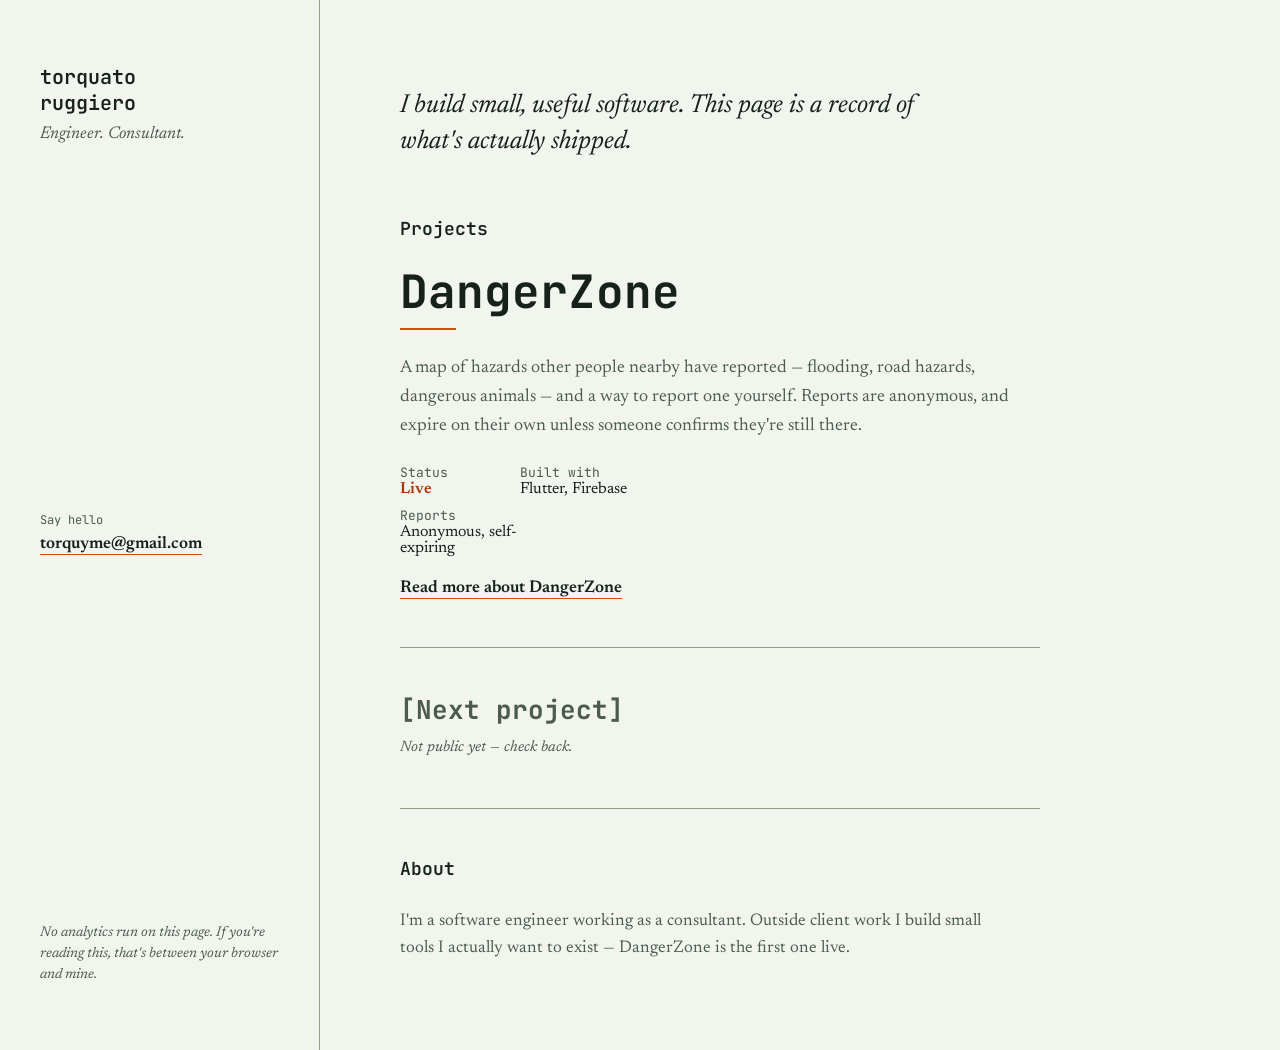
<file: index.html>
<!DOCTYPE html>
<html lang="en">
<head>
<meta charset="UTF-8">
<meta name="viewport" content="width=device-width, initial-scale=1">
<title>dottorquato</title>
<meta name="description" content="Torquato Ruggiero's personal portfolio.">
<link rel="preconnect" href="https://fonts.googleapis.com">
<link rel="stylesheet" href="https://fonts.googleapis.com/css2?family=JetBrains+Mono:wght@500;600;700&family=Newsreader:ital,wght@0,400;0,500;0,600;1,400;1,500&display=swap">
<link rel="stylesheet" href="/home.css">
</head>
<body>
<div class="page">

  <aside class="rail">
    <div>
      <p class="name">torquato<br>ruggiero</p>
      <p class="role">Engineer. Consultant.</p>
    </div>
    <div>
      <p class="contact-label">Say hello</p>
      <a class="plain-link" href="mailto:torquyme@gmail.com">torquyme@gmail.com</a>
    </div>
    <p class="privacy-note">No analytics run on this page. If you're reading this, that's between your browser and mine.</p>
  </aside>

  <main class="content">

    <p class="epigraph">I build small, useful software. This page is a record of what's actually shipped.</p>

    <section id="projects">
      <h2>Projects</h2>

      <article class="project">
        <h3><a class="title-link" href="/dangerzone/">DangerZone</a></h3>
        <hr class="rule">
        <p>A map of hazards other people nearby have reported — flooding, road hazards, dangerous animals — and a way to report one yourself. Reports are anonymous, and expire on their own unless someone confirms they're still there.</p>
        <dl class="spec">
          <div><dt>Status</dt><dd class="status-live">Live</dd></div>
          <div><dt>Built with</dt><dd>Flutter, Firebase</dd></div>
          <div><dt>Reports</dt><dd>Anonymous, self-expiring</dd></div>
        </dl>
        <a class="plain-link" href="/dangerzone/">Read more about DangerZone</a>
      </article>

      <hr class="sep">

      <article class="project project-placeholder">
        <h3>[Next project]</h3>
        <p>Not public yet — check back.</p>
      </article>
    </section>

    <hr class="sep">

    <section id="about">
      <h2>About</h2>
      <p>I'm a software engineer working as a consultant. Outside client work I build small tools I actually want to exist — DangerZone is the first one live.</p>
    </section>

  </main>

</div>
</body>
</html>
</file>
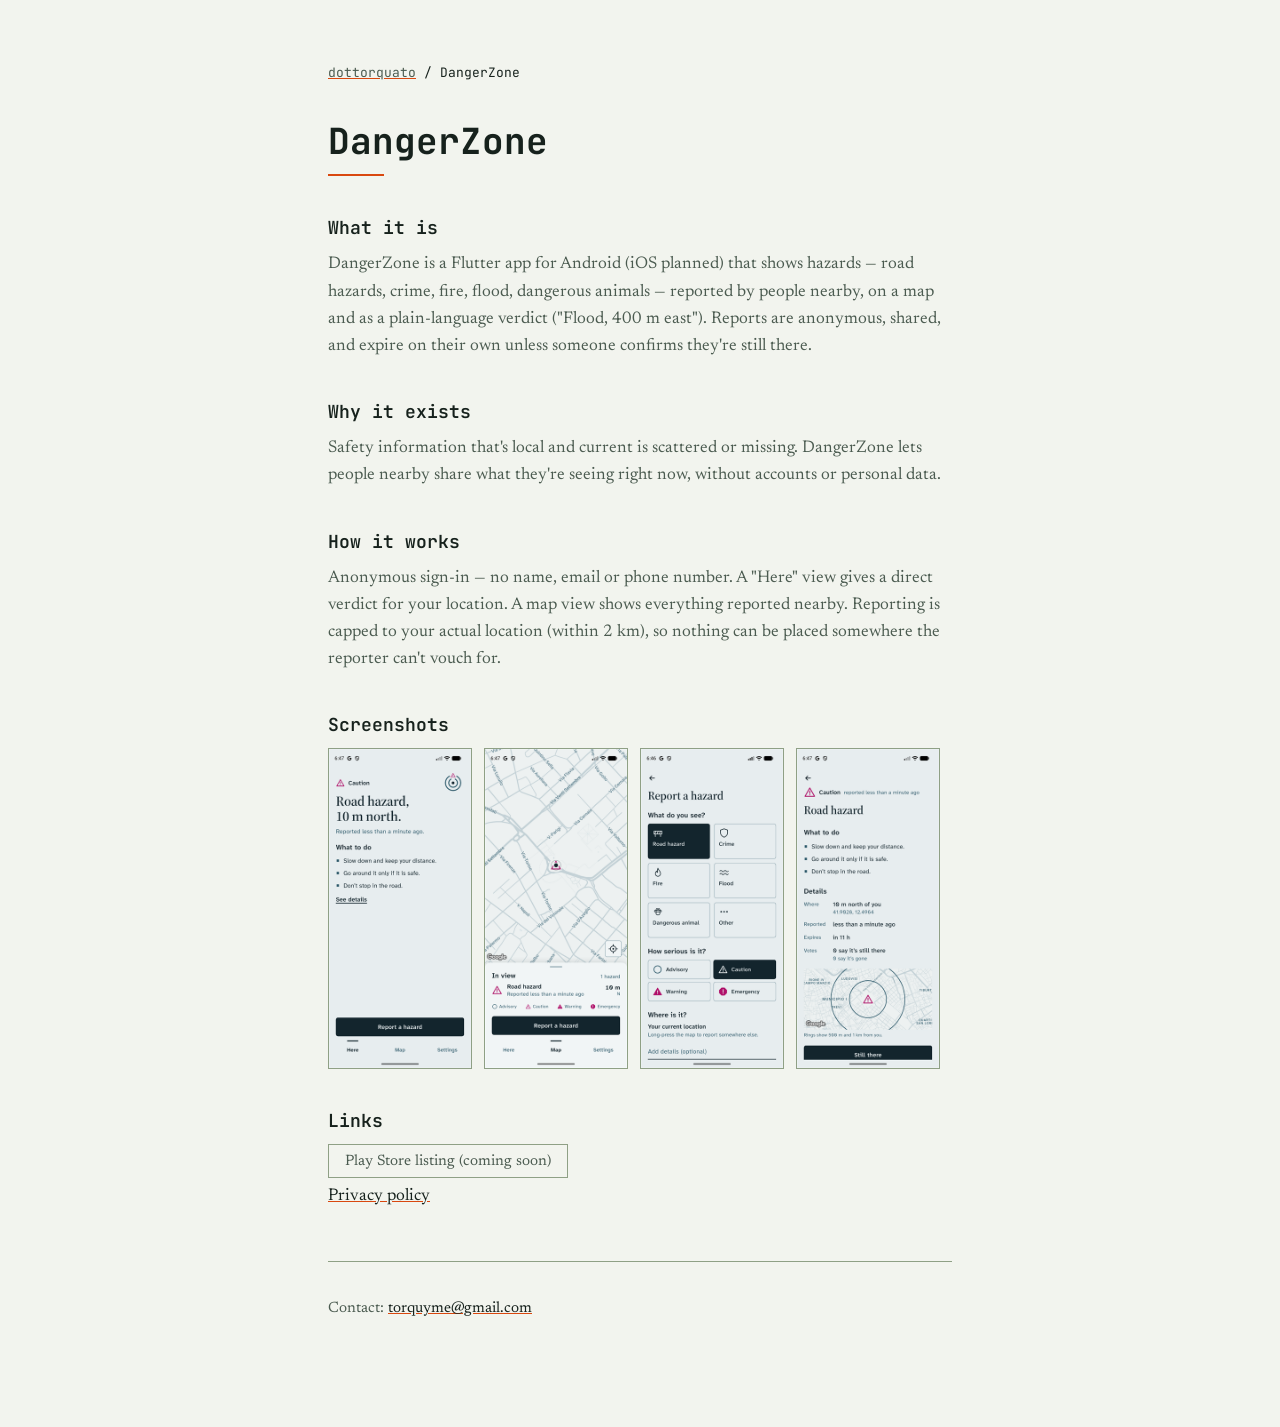
<file: dangerzone/index.html>
<!DOCTYPE html>
<html lang="en">
<head>
<meta charset="UTF-8">
<meta name="viewport" content="width=device-width, initial-scale=1">
<title>DangerZone — dottorquato</title>
<meta name="description" content="DangerZone: a map of hazards reported by people nearby.">
<link rel="preconnect" href="https://fonts.googleapis.com">
<link rel="stylesheet" href="https://fonts.googleapis.com/css2?family=JetBrains+Mono:wght@500;600;700&family=Newsreader:ital,wght@0,400;0,500;0,600;1,400;1,500&display=swap">
<link rel="stylesheet" href="/home.css">
</head>
<body>
<div class="wrap">
  <nav class="crumb"><a href="/">dottorquato</a> / DangerZone</nav>

  <header class="site-header">
    <h1>DangerZone</h1>
  </header>

  <section>
    <h2>What it is</h2>
    <p>DangerZone is a Flutter app for Android (iOS planned) that shows hazards — road hazards, crime, fire, flood, dangerous animals — reported by people nearby, on a map and as a plain-language verdict ("Flood, 400 m east"). Reports are anonymous, shared, and expire on their own unless someone confirms they're still there.</p>
  </section>

  <section>
    <h2>Why it exists</h2>
    <p>Safety information that's local and current is scattered or missing. DangerZone lets people nearby share what they're seeing right now, without accounts or personal data.</p>
  </section>

  <section>
    <h2>How it works</h2>
    <p>Anonymous sign-in — no name, email or phone number. A "Here" view gives a direct verdict for your location. A map view shows everything reported nearby. Reporting is capped to your actual location (within 2 km), so nothing can be placed somewhere the reporter can't vouch for.</p>
  </section>

  <section>
    <h2>Screenshots</h2>
    <div class="screenshots">
      <img src="/dangerzone/screenshots/here.png" alt="Here view showing a direct verdict: Road hazard, 10 m north, with what to do and a link to details.">
      <img src="/dangerzone/screenshots/chart.png" alt="Map view showing hazards reported nearby, with severity legend.">
      <img src="/dangerzone/screenshots/report.png" alt="Report a hazard screen: hazard type, severity, and location.">
      <img src="/dangerzone/screenshots/detail.png" alt="Hazard detail screen with description, distance, votes, and a small map.">
    </div>
  </section>

  <section>
    <h2>Links</h2>
    <ul class="links-list">
      <li><span class="btn" aria-disabled="true">Play Store listing (coming soon)</span></li>
      <li><a href="/dangerzone/privacy/">Privacy policy</a></li>
    </ul>
  </section>

  <footer class="site-footer">
    <p>Contact: <a href="mailto:torquyme@gmail.com">torquyme@gmail.com</a></p>
  </footer>
</div>
</body>
</html>
</file>
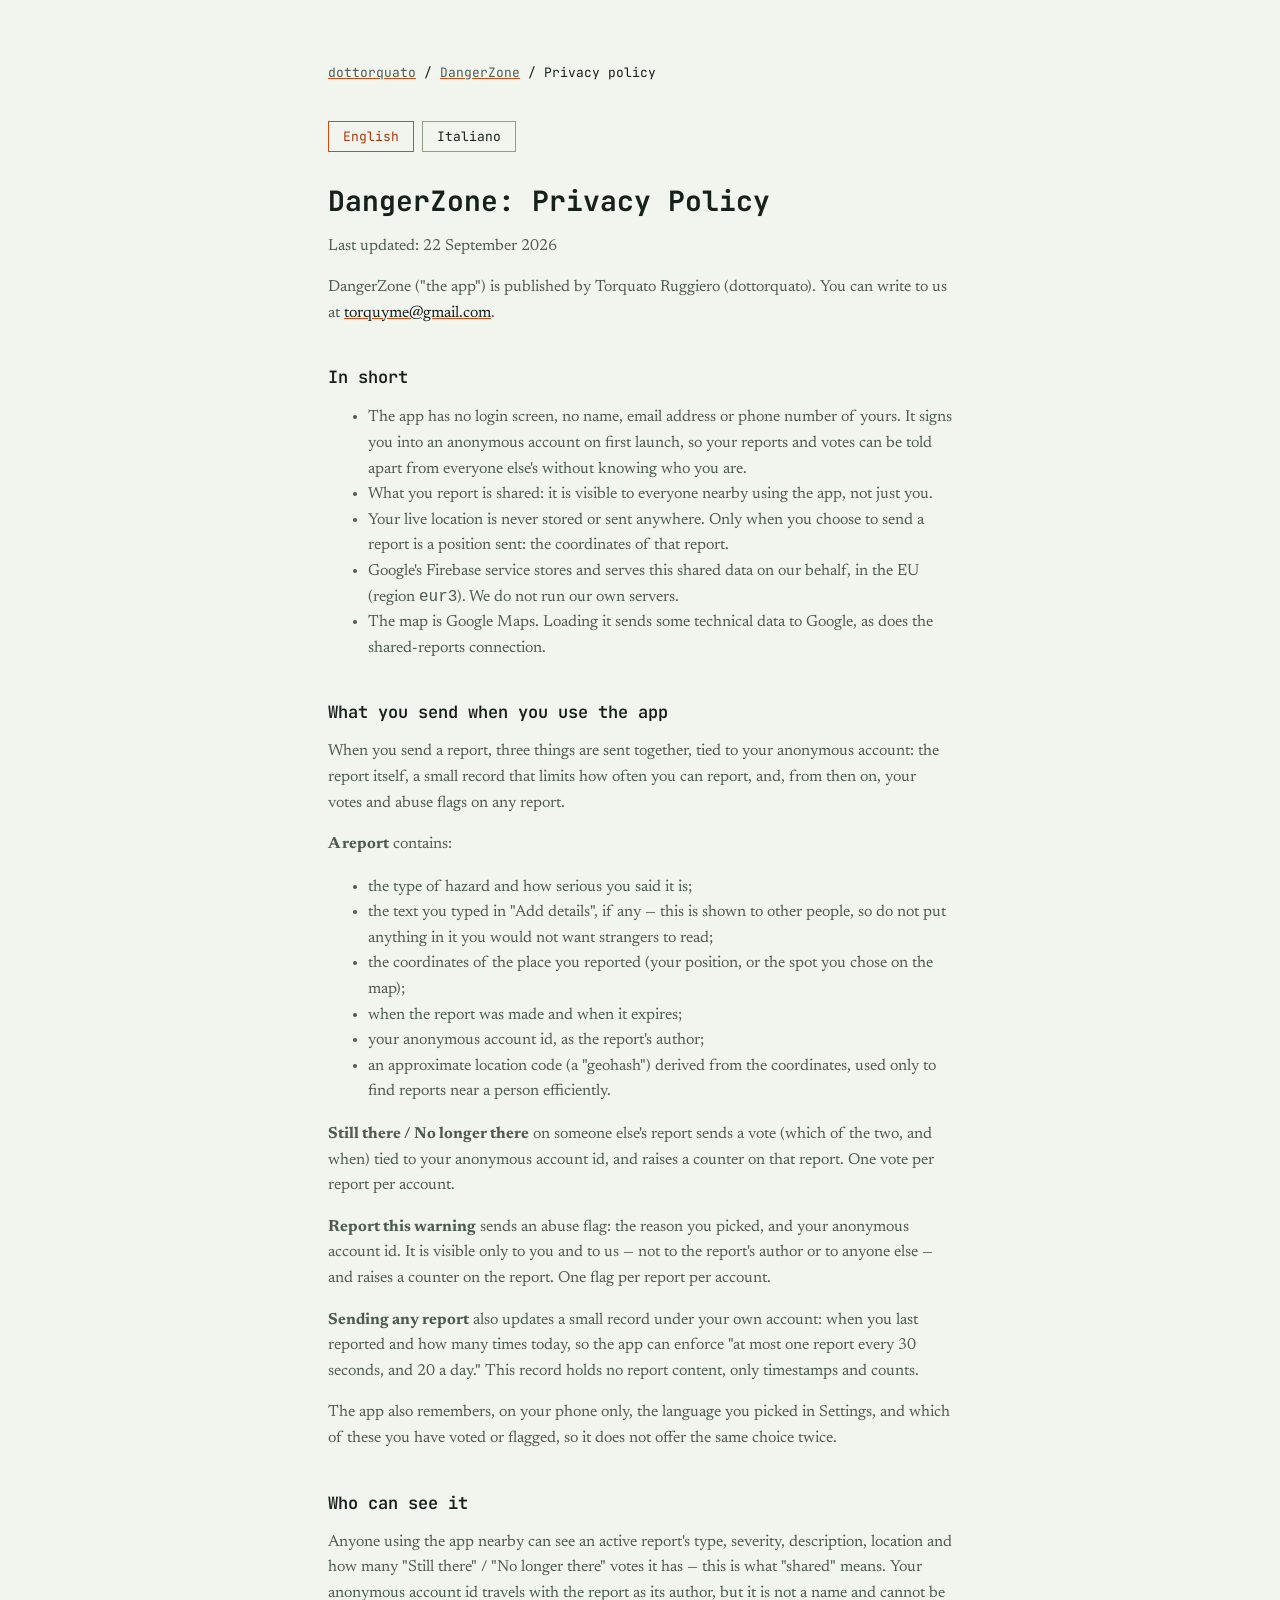
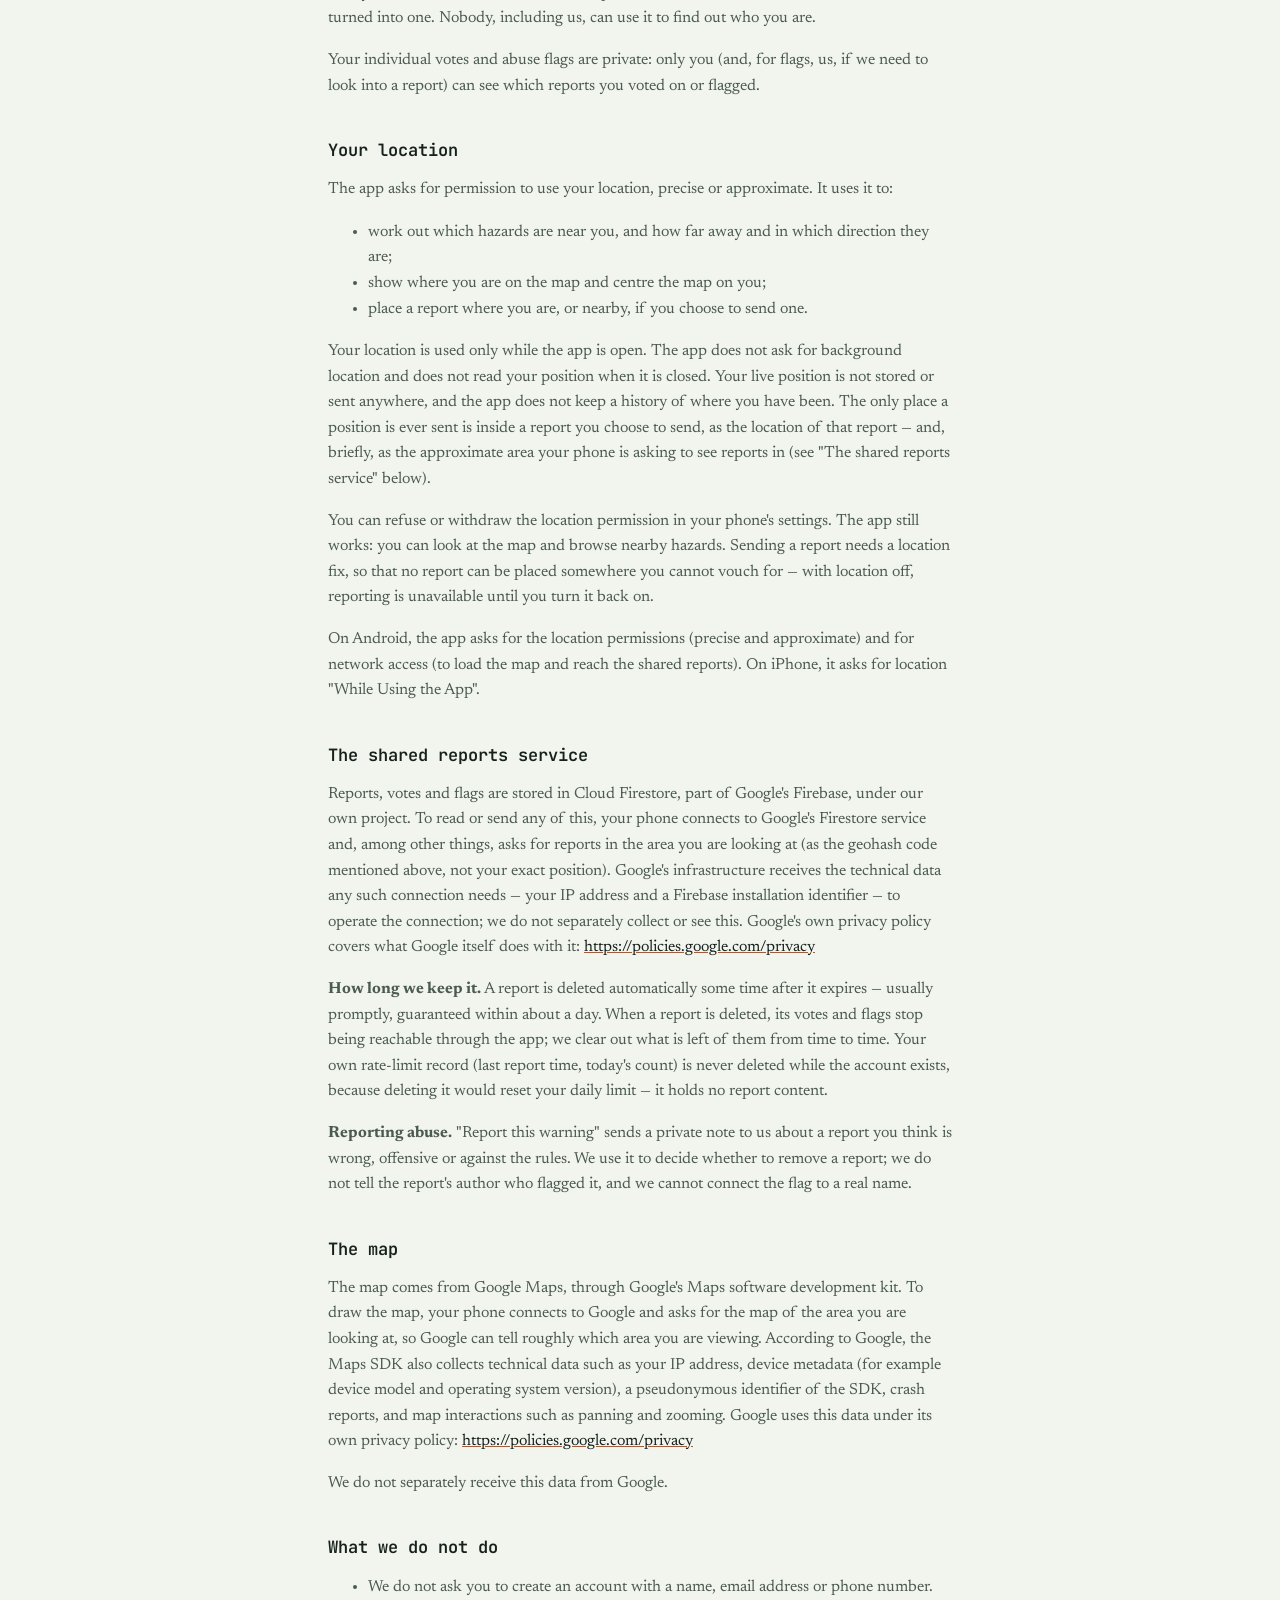
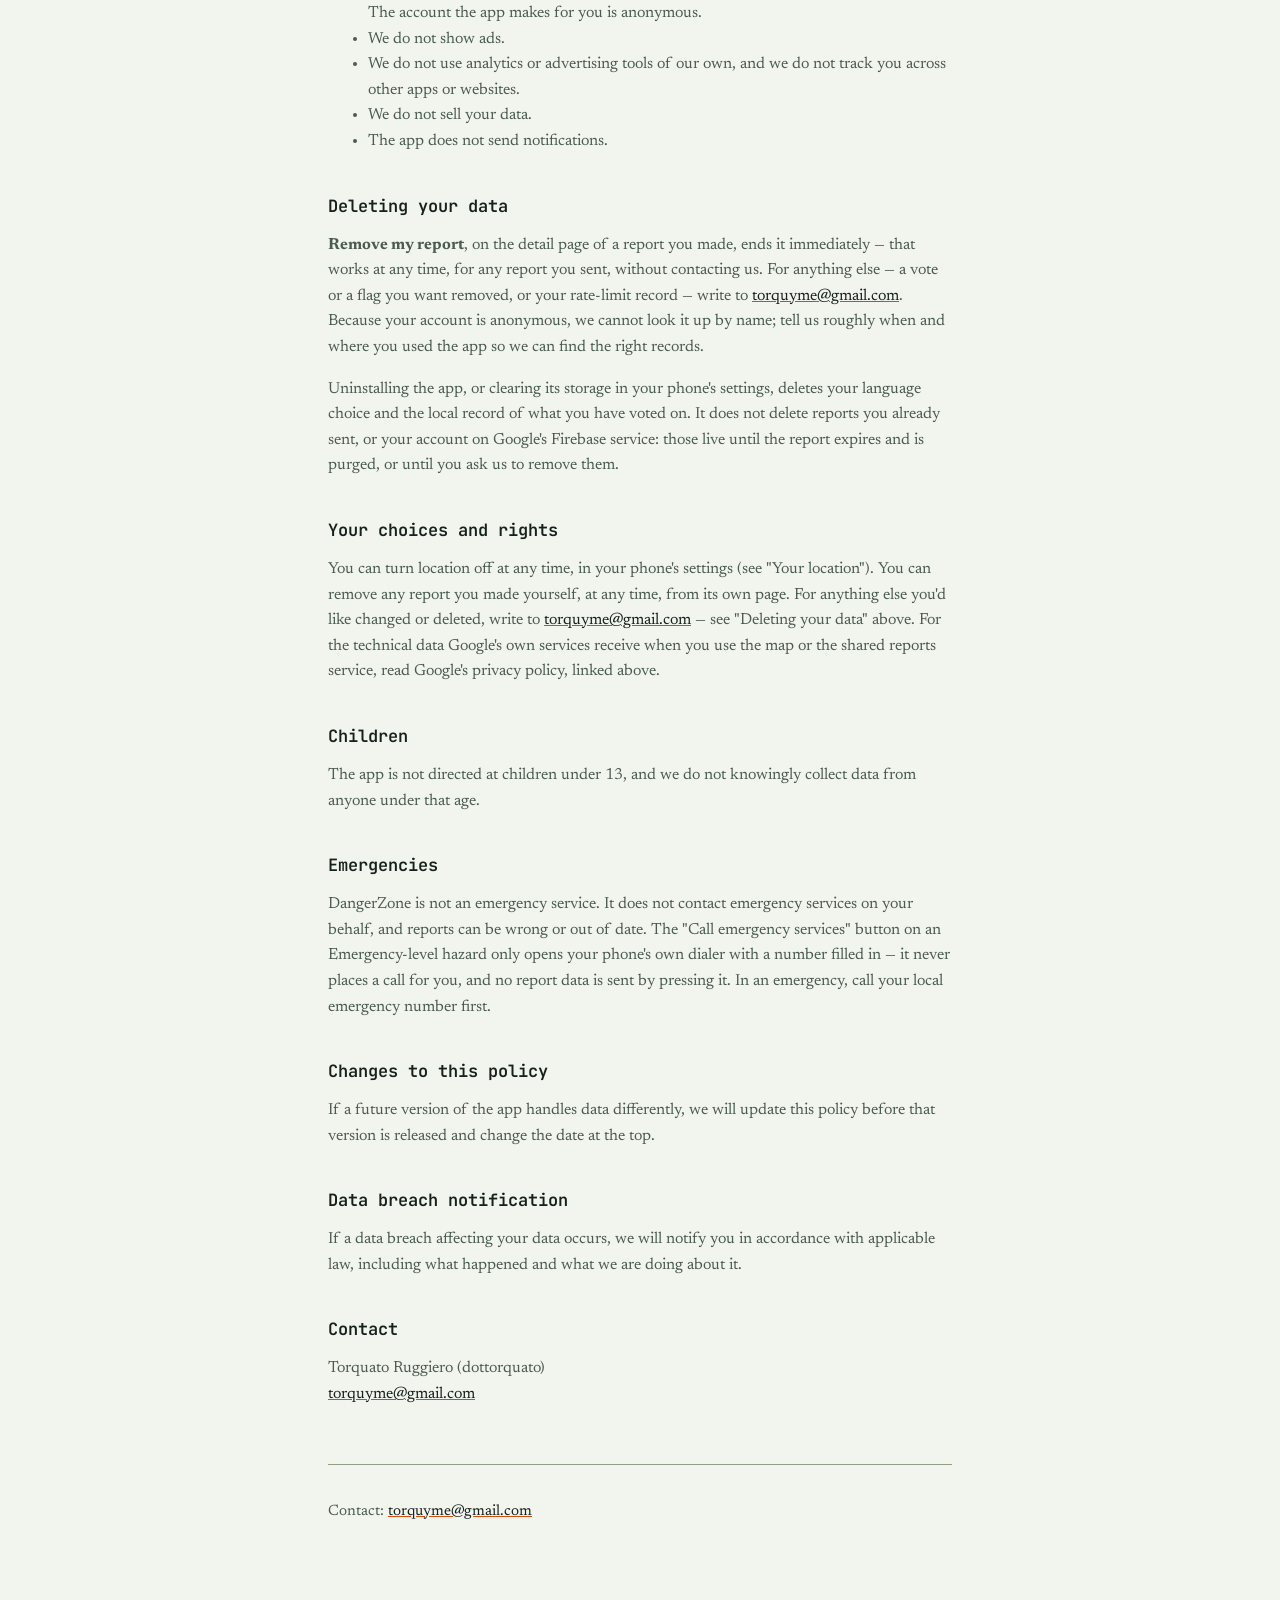
<file: dangerzone/privacy/index.html>
<!DOCTYPE html>
<html lang="en">
<head>
<meta charset="UTF-8">
<meta name="viewport" content="width=device-width, initial-scale=1">
<title>DangerZone: Privacy Policy — dottorquato</title>
<meta name="description" content="DangerZone privacy policy, English and Italian.">
<link rel="preconnect" href="https://fonts.googleapis.com">
<link rel="stylesheet" href="https://fonts.googleapis.com/css2?family=JetBrains+Mono:wght@500;600;700&family=Newsreader:ital,wght@0,400;0,500;0,600;1,400;1,500&display=swap">
<link rel="stylesheet" href="/home.css">
</head>
<body>
<div class="wrap">
  <nav class="crumb"><a href="/">dottorquato</a> / <a href="/dangerzone/">DangerZone</a> / Privacy policy</nav>

  <div class="lang-toggle" role="group" aria-label="Language">
    <button type="button" id="btn-en" aria-pressed="true">English</button>
    <button type="button" id="btn-it" aria-pressed="false">Italiano</button>
  </div>

  <div class="policy-text" id="policy-en" lang="en">
    <h1>DangerZone: Privacy Policy</h1>
    <p>Last updated: 22 September 2026</p>

    <p>DangerZone ("the app") is published by Torquato Ruggiero (dottorquato). You can write to us at <a href="mailto:torquyme@gmail.com">torquyme@gmail.com</a>.</p>

    <h2>In short</h2>
    <ul>
      <li>The app has no login screen, no name, email address or phone number of yours. It signs you into an anonymous account on first launch, so your reports and votes can be told apart from everyone else's without knowing who you are.</li>
      <li>What you report is shared: it is visible to everyone nearby using the app, not just you.</li>
      <li>Your live location is never stored or sent anywhere. Only when you choose to send a report is a position sent: the coordinates of that report.</li>
      <li>Google's Firebase service stores and serves this shared data on our behalf, in the EU (region <code>eur3</code>). We do not run our own servers.</li>
      <li>The map is Google Maps. Loading it sends some technical data to Google, as does the shared-reports connection.</li>
    </ul>

    <h2>What you send when you use the app</h2>
    <p>When you send a report, three things are sent together, tied to your anonymous account: the report itself, a small record that limits how often you can report, and, from then on, your votes and abuse flags on any report.</p>

    <p><strong>A report</strong> contains:</p>
    <ul>
      <li>the type of hazard and how serious you said it is;</li>
      <li>the text you typed in "Add details", if any — this is shown to other people, so do not put anything in it you would not want strangers to read;</li>
      <li>the coordinates of the place you reported (your position, or the spot you chose on the map);</li>
      <li>when the report was made and when it expires;</li>
      <li>your anonymous account id, as the report's author;</li>
      <li>an approximate location code (a "geohash") derived from the coordinates, used only to find reports near a person efficiently.</li>
    </ul>

    <p><strong>Still there / No longer there</strong> on someone else's report sends a vote (which of the two, and when) tied to your anonymous account id, and raises a counter on that report. One vote per report per account.</p>

    <p><strong>Report this warning</strong> sends an abuse flag: the reason you picked, and your anonymous account id. It is visible only to you and to us — not to the report's author or to anyone else — and raises a counter on the report. One flag per report per account.</p>

    <p><strong>Sending any report</strong> also updates a small record under your own account: when you last reported and how many times today, so the app can enforce "at most one report every 30 seconds, and 20 a day." This record holds no report content, only timestamps and counts.</p>

    <p>The app also remembers, on your phone only, the language you picked in Settings, and which of these you have voted or flagged, so it does not offer the same choice twice.</p>

    <h2>Who can see it</h2>
    <p>Anyone using the app nearby can see an active report's type, severity, description, location and how many "Still there" / "No longer there" votes it has — this is what "shared" means. Your anonymous account id travels with the report as its author, but it is not a name and cannot be turned into one. Nobody, including us, can use it to find out who you are.</p>
    <p>Your individual votes and abuse flags are private: only you (and, for flags, us, if we need to look into a report) can see which reports you voted on or flagged.</p>

    <h2>Your location</h2>
    <p>The app asks for permission to use your location, precise or approximate. It uses it to:</p>
    <ul>
      <li>work out which hazards are near you, and how far away and in which direction they are;</li>
      <li>show where you are on the map and centre the map on you;</li>
      <li>place a report where you are, or nearby, if you choose to send one.</li>
    </ul>
    <p>Your location is used only while the app is open. The app does not ask for background location and does not read your position when it is closed. Your live position is not stored or sent anywhere, and the app does not keep a history of where you have been. The only place a position is ever sent is inside a report you choose to send, as the location of that report — and, briefly, as the approximate area your phone is asking to see reports in (see "The shared reports service" below).</p>
    <p>You can refuse or withdraw the location permission in your phone's settings. The app still works: you can look at the map and browse nearby hazards. Sending a report needs a location fix, so that no report can be placed somewhere you cannot vouch for — with location off, reporting is unavailable until you turn it back on.</p>
    <p>On Android, the app asks for the location permissions (precise and approximate) and for network access (to load the map and reach the shared reports). On iPhone, it asks for location "While Using the App".</p>

    <h2>The shared reports service</h2>
    <p>Reports, votes and flags are stored in Cloud Firestore, part of Google's Firebase, under our own project. To read or send any of this, your phone connects to Google's Firestore service and, among other things, asks for reports in the area you are looking at (as the geohash code mentioned above, not your exact position). Google's infrastructure receives the technical data any such connection needs — your IP address and a Firebase installation identifier — to operate the connection; we do not separately collect or see this. Google's own privacy policy covers what Google itself does with it: <a href="https://policies.google.com/privacy">https://policies.google.com/privacy</a></p>

    <p><strong>How long we keep it.</strong> A report is deleted automatically some time after it expires — usually promptly, guaranteed within about a day. When a report is deleted, its votes and flags stop being reachable through the app; we clear out what is left of them from time to time. Your own rate-limit record (last report time, today's count) is never deleted while the account exists, because deleting it would reset your daily limit — it holds no report content.</p>

    <p><strong>Reporting abuse.</strong> "Report this warning" sends a private note to us about a report you think is wrong, offensive or against the rules. We use it to decide whether to remove a report; we do not tell the report's author who flagged it, and we cannot connect the flag to a real name.</p>

    <h2>The map</h2>
    <p>The map comes from Google Maps, through Google's Maps software development kit. To draw the map, your phone connects to Google and asks for the map of the area you are looking at, so Google can tell roughly which area you are viewing. According to Google, the Maps SDK also collects technical data such as your IP address, device metadata (for example device model and operating system version), a pseudonymous identifier of the SDK, crash reports, and map interactions such as panning and zooming. Google uses this data under its own privacy policy: <a href="https://policies.google.com/privacy">https://policies.google.com/privacy</a></p>
    <p>We do not separately receive this data from Google.</p>

    <h2>What we do not do</h2>
    <ul>
      <li>We do not ask you to create an account with a name, email address or phone number. The account the app makes for you is anonymous.</li>
      <li>We do not show ads.</li>
      <li>We do not use analytics or advertising tools of our own, and we do not track you across other apps or websites.</li>
      <li>We do not sell your data.</li>
      <li>The app does not send notifications.</li>
    </ul>

    <h2>Deleting your data</h2>
    <p><strong>Remove my report</strong>, on the detail page of a report you made, ends it immediately — that works at any time, for any report you sent, without contacting us. For anything else — a vote or a flag you want removed, or your rate-limit record — write to <a href="mailto:torquyme@gmail.com">torquyme@gmail.com</a>. Because your account is anonymous, we cannot look it up by name; tell us roughly when and where you used the app so we can find the right records.</p>
    <p>Uninstalling the app, or clearing its storage in your phone's settings, deletes your language choice and the local record of what you have voted on. It does not delete reports you already sent, or your account on Google's Firebase service: those live until the report expires and is purged, or until you ask us to remove them.</p>

    <h2>Your choices and rights</h2>
    <p>You can turn location off at any time, in your phone's settings (see "Your location"). You can remove any report you made yourself, at any time, from its own page. For anything else you'd like changed or deleted, write to <a href="mailto:torquyme@gmail.com">torquyme@gmail.com</a> — see "Deleting your data" above. For the technical data Google's own services receive when you use the map or the shared reports service, read Google's privacy policy, linked above.</p>

    <h2>Children</h2>
    <p>The app is not directed at children under 13, and we do not knowingly collect data from anyone under that age.</p>

    <h2>Emergencies</h2>
    <p>DangerZone is not an emergency service. It does not contact emergency services on your behalf, and reports can be wrong or out of date. The "Call emergency services" button on an Emergency-level hazard only opens your phone's own dialer with a number filled in — it never places a call for you, and no report data is sent by pressing it. In an emergency, call your local emergency number first.</p>

    <h2>Changes to this policy</h2>
    <p>If a future version of the app handles data differently, we will update this policy before that version is released and change the date at the top.</p>

    <h2>Data breach notification</h2>
    <p>If a data breach affecting your data occurs, we will notify you in accordance with applicable law, including what happened and what we are doing about it.</p>

    <h2>Contact</h2>
    <p>Torquato Ruggiero (dottorquato)<br>
    <a href="mailto:torquyme@gmail.com">torquyme@gmail.com</a></p>
  </div>

  <div class="policy-text" id="policy-it" lang="it" hidden>
    <h1>DangerZone: Informativa sulla privacy</h1>
    <p>Ultimo aggiornamento: 22 settembre 2026</p>

    <p>DangerZone ("l'app") è pubblicata da Torquato Ruggiero (dottorquato). Puoi scriverci a <a href="mailto:torquyme@gmail.com">torquyme@gmail.com</a>.</p>

    <h2>In breve</h2>
    <ul>
      <li>L'app non ha una schermata di accesso, né il tuo nome, indirizzo email o numero di telefono. Al primo avvio ti fa accedere con un account anonimo, così le tue segnalazioni e i tuoi voti possono essere distinti da quelli di chiunque altro senza sapere chi sei.</li>
      <li>Ciò che segnali è condiviso: è visibile a chiunque nelle vicinanze usi l'app, non solo a te.</li>
      <li>La tua posizione in tempo reale non viene mai salvata né inviata da nessuna parte. Solo quando scegli di inviare una segnalazione viene inviata una posizione: le coordinate di quella segnalazione.</li>
      <li>Il servizio Firebase di Google salva e distribuisce questi dati condivisi per nostro conto, nell'UE (regione <code>eur3</code>). Non gestiamo server nostri.</li>
      <li>La mappa è Google Maps. Caricarla invia alcuni dati tecnici a Google, così come la connessione al servizio di segnalazioni condivise.</li>
    </ul>

    <h2>Cosa invii quando usi l'app</h2>
    <p>Quando invii una segnalazione, vengono inviate insieme tre cose, legate al tuo account anonimo: la segnalazione stessa, un piccolo record che limita quante volte puoi segnalare, e, da quel momento, i tuoi voti e le tue segnalazioni di abuso su qualsiasi segnalazione.</p>

    <p><strong>Una segnalazione</strong> contiene:</p>
    <ul>
      <li>il tipo di pericolo e la gravità che hai indicato;</li>
      <li>il testo che hai scritto in "Aggiungi dettagli", se ce n'è — viene mostrato ad altre persone, quindi non scriverci nulla che non vorresti far leggere a estranei;</li>
      <li>le coordinate del punto segnalato (la tua posizione, o il punto che hai scelto sulla mappa);</li>
      <li>quando è stata fatta la segnalazione e quando scade;</li>
      <li>il tuo id account anonimo, come autore della segnalazione;</li>
      <li>un codice di posizione approssimativa ("geohash") calcolato dalle coordinate, usato solo per trovare in modo efficiente le segnalazioni vicine a una persona.</li>
    </ul>

    <p><strong>C'è ancora / Non c'è più</strong> sulla segnalazione di qualcun altro invia un voto (quale dei due, e quando) legato al tuo id account anonimo, e fa salire un contatore su quella segnalazione. Un voto per segnalazione per account.</p>

    <p><strong>Segnala questa segnalazione</strong> invia una segnalazione di abuso: il motivo che hai scelto e il tuo id account anonimo. È visibile solo a te e a noi — non all'autore della segnalazione né a chiunque altro — e fa salire un contatore sulla segnalazione. Una segnalazione di abuso per segnalazione per account.</p>

    <p><strong>Ogni invio di una segnalazione</strong> aggiorna anche un piccolo record legato al tuo account: quando hai segnalato l'ultima volta e quante volte oggi, così l'app può far rispettare il limite di "al massimo una segnalazione ogni 30 secondi, e 20 al giorno". Questo record non contiene il testo delle segnalazioni, solo orari e conteggi.</p>

    <p>L'app ricorda anche, solo sul tuo telefono, la lingua che hai scelto nelle Impostazioni e su quali di queste hai già votato o segnalato, così non ti propone due volte la stessa scelta.</p>

    <h2>Chi può vederlo</h2>
    <p>Chiunque usi l'app nelle vicinanze può vedere il tipo, la gravità, la descrizione, la posizione e quanti voti "C'è ancora" / "Non c'è più" ha una segnalazione attiva — è questo che significa "condiviso". Il tuo id account anonimo viaggia insieme alla segnalazione come suo autore, ma non è un nome e non può diventarlo. Nessuno, noi compresi, può usarlo per scoprire chi sei.</p>
    <p>I tuoi singoli voti e le tue segnalazioni di abuso sono privati: solo tu (e, per le segnalazioni di abuso, noi, se dobbiamo esaminare una segnalazione) potete vedere su quali segnalazioni hai votato o quali hai segnalato.</p>

    <h2>La tua posizione</h2>
    <p>L'app chiede il permesso di usare la tua posizione, precisa o approssimativa. La usa per:</p>
    <ul>
      <li>capire quali pericoli sono vicini a te, a che distanza e in quale direzione;</li>
      <li>mostrare dove ti trovi sulla mappa e centrare la mappa su di te;</li>
      <li>inserire una segnalazione nel punto in cui ti trovi, o vicino ad esso, se scegli di inviarne una.</li>
    </ul>
    <p>La posizione viene usata solo mentre l'app è aperta. L'app non chiede la posizione in background e non legge la tua posizione quando è chiusa. La tua posizione in tempo reale non viene salvata né inviata da nessuna parte, e l'app non tiene uno storico dei luoghi in cui sei stato. L'unico caso in cui una posizione viene inviata è dentro una segnalazione che scegli di inviare, come posizione di quella segnalazione — e, brevemente, come area approssimativa per cui il telefono chiede le segnalazioni presenti (vedi "Il servizio di segnalazioni condivise" più sotto).</p>
    <p>Puoi rifiutare o revocare il permesso di posizione dalle impostazioni del telefono. L'app continua a funzionare: puoi guardare la mappa e vedere i pericoli vicini. Per inviare una segnalazione serve una posizione rilevata, così nessuna segnalazione può essere collocata in un punto che non puoi garantire — con la posizione disattivata, non è possibile segnalare finché non la riattivi.</p>
    <p>Su Android l'app richiede i permessi di posizione (precisa e approssimativa) e l'accesso alla rete (per caricare la mappa e raggiungere le segnalazioni condivise). Su iPhone richiede la posizione "Mentre usi l'app".</p>

    <h2>Il servizio di segnalazioni condivise</h2>
    <p>Segnalazioni, voti e segnalazioni di abuso sono salvati in Cloud Firestore, parte di Firebase di Google, nel nostro progetto. Per leggere o inviare uno qualsiasi di questi dati, il telefono si collega al servizio Firestore di Google e, tra le altre cose, chiede le segnalazioni nella zona che stai guardando (come il codice geohash citato sopra, non la tua posizione esatta). L'infrastruttura di Google riceve i dati tecnici necessari a questa connessione — il tuo indirizzo IP e un identificativo di installazione Firebase — per farla funzionare; noi non li raccogliamo né li vediamo separatamente. L'informativa sulla privacy di Google copre cosa fa Google stessa con questi dati: <a href="https://policies.google.com/privacy">https://policies.google.com/privacy</a></p>

    <p><strong>Per quanto tempo li conserviamo.</strong> Una segnalazione viene cancellata automaticamente qualche tempo dopo la sua scadenza — di solito rapidamente, comunque entro circa un giorno. Quando una segnalazione viene cancellata, i suoi voti e le sue segnalazioni di abuso smettono di essere raggiungibili tramite l'app; ripuliamo periodicamente ciò che ne resta. Il tuo record del limite di frequenza (ultimo orario di segnalazione, conteggio di oggi) non viene mai cancellato finché l'account esiste, perché cancellarlo azzererebbe il tuo limite giornaliero — non contiene il testo di alcuna segnalazione.</p>

    <p><strong>Segnalare un abuso.</strong> "Segnala questa segnalazione" ci invia una nota privata su una segnalazione che ritieni sbagliata, offensiva o contraria alle regole. La usiamo per decidere se rimuovere una segnalazione; non diciamo all'autore chi l'ha segnalata, e non possiamo collegare la segnalazione di abuso a un nome reale.</p>

    <h2>La mappa</h2>
    <p>La mappa proviene da Google Maps, tramite il kit di sviluppo (SDK) di Google Maps. Per disegnarla, il tuo telefono si collega a Google e chiede la mappa della zona che stai guardando: così Google può capire, più o meno, quale zona stai visualizzando. Secondo Google, l'SDK di Google Maps raccoglie anche dati tecnici come l'indirizzo IP, i metadati del dispositivo (per esempio modello e versione del sistema operativo), un identificativo pseudonimo dell'SDK, le segnalazioni di arresto anomalo e le interazioni con la mappa, come spostamenti e zoom. Google usa questi dati secondo la propria informativa sulla privacy: <a href="https://policies.google.com/privacy">https://policies.google.com/privacy</a></p>
    <p>Noi non riceviamo separatamente questi dati da Google.</p>

    <h2>Cosa non facciamo</h2>
    <ul>
      <li>Non ti chiediamo di creare un account con nome, indirizzo email o numero di telefono. L'account che l'app crea per te è anonimo.</li>
      <li>Non mostriamo pubblicità.</li>
      <li>Non usiamo strumenti di statistica o pubblicitari nostri e non ti tracciamo su altre app o siti web.</li>
      <li>Non vendiamo i tuoi dati.</li>
      <li>L'app non invia notifiche.</li>
    </ul>

    <h2>Cancellare i tuoi dati</h2>
    <p><strong>Rimuovi la mia segnalazione</strong>, nella pagina dei dettagli di una segnalazione che hai fatto, la termina immediatamente — funziona in qualsiasi momento, per qualsiasi segnalazione tu abbia inviato, senza contattarci. Per qualsiasi altra cosa — un voto o una segnalazione di abuso che vuoi rimuovere, o il tuo record del limite di frequenza — scrivi a <a href="mailto:torquyme@gmail.com">torquyme@gmail.com</a>. Poiché il tuo account è anonimo, non possiamo cercarlo per nome: dicci indicativamente quando e dove hai usato l'app, così possiamo trovare i record giusti.</p>
    <p>Disinstallare l'app, o cancellarne i dati dalle impostazioni del telefono, cancella la lingua scelta e il record locale di ciò su cui hai votato. Non cancella le segnalazioni che hai già inviato, né il tuo account sul servizio Firebase di Google: quelli restano finché la segnalazione scade e viene eliminata, o finché non ci chiedi di rimuoverli.</p>

    <h2>Le tue scelte e i tuoi diritti</h2>
    <p>Puoi disattivare la posizione in qualsiasi momento, nelle impostazioni del telefono (vedi "La tua posizione"). Puoi rimuovere in qualsiasi momento una segnalazione che hai fatto tu, dalla sua stessa pagina. Per qualsiasi altra cosa che vuoi cambiare o cancellare, scrivi a <a href="mailto:torquyme@gmail.com">torquyme@gmail.com</a> — vedi "Cancellare i tuoi dati" sopra. Per i dati tecnici che i servizi di Google ricevono quando usi la mappa o il servizio di segnalazioni condivise, leggi l'informativa di Google indicata sopra.</p>

    <h2>Minori</h2>
    <p>L'app non è rivolta a bambini sotto i 13 anni, e non raccogliamo consapevolmente dati da chi ha meno di quell'età.</p>

    <h2>Emergenze</h2>
    <p>DangerZone non è un servizio di emergenza. Non contatta i servizi di emergenza per conto tuo, e le segnalazioni possono essere sbagliate o non più aggiornate. Il pulsante "Chiama i soccorsi" su un pericolo di livello Emergenza apre solo il tastierino del tuo telefono con un numero già inserito — non effettua mai una chiamata al posto tuo, e premerlo non invia alcun dato di segnalazione. In caso di emergenza, chiama prima il numero di emergenza del tuo Paese.</p>

    <h2>Modifiche a questa informativa</h2>
    <p>Se una versione futura dell'app tratterà i dati in modo diverso, aggiorneremo questa informativa prima del rilascio di quella versione e cambieremo la data in alto.</p>

    <h2>Notifica di violazione dei dati</h2>
    <p>In caso di violazione dei dati che ti riguarda, ti informeremo secondo quanto previsto dalla legge applicabile, spiegando cosa è successo e quali misure stiamo adottando.</p>

    <h2>Contatti</h2>
    <p>Torquato Ruggiero (dottorquato)<br>
    <a href="mailto:torquyme@gmail.com">torquyme@gmail.com</a></p>
  </div>

  <footer class="site-footer">
    <p>Contact: <a href="mailto:torquyme@gmail.com">torquyme@gmail.com</a></p>
  </footer>
</div>
<script src="/dangerzone/privacy/lang-toggle.js"></script>
</body>
</html>
</file>
<file: home.css>
:root {
  --mono: 'JetBrains Mono', monospace;
  --serif: 'Newsreader', serif;
  --paper: #F2F4EE;
  --ink: #16211C;
  --ink-soft: #4B5B50;
  --line: #8FA085;
  --accent: #D9480F;
  --accent-text: #A8380B;
}

* {
  box-sizing: border-box;
}

html {
  -webkit-text-size-adjust: 100%;
}

body {
  margin: 0;
  background: var(--paper);
  color: var(--ink);
  font-family: var(--serif);
  font-size: 1.0625rem;
}

a {
  color: var(--ink);
  text-decoration-color: var(--accent);
}

a:hover {
  color: var(--accent-text);
}

.title-link {
  text-decoration: none;
}

.title-link:hover {
  color: var(--accent-text);
}

.plain-link {
  display: inline-block;
  text-decoration: none;
  border-bottom: 1px solid var(--accent);
  padding-bottom: 1px;
  font-weight: 600;
}

.plain-link:hover {
  color: var(--accent-text);
  border-color: var(--accent-text);
}

.page {
  display: flex;
  min-height: 100vh;
}

.rail {
  width: 320px;
  flex-shrink: 0;
  border-right: 1px solid var(--line);
  padding: 64px 40px;
  display: flex;
  flex-direction: column;
  justify-content: space-between;
  gap: 48px;
}

.rail .name {
  margin: 0;
  font-family: var(--mono);
  font-weight: 600;
  font-size: 1.25rem;
  line-height: 1.3;
}

.rail .role {
  margin: 10px 0 0;
  font-style: italic;
  color: var(--ink-soft);
}

.rail .contact-label {
  margin: 0 0 8px;
  font-family: var(--mono);
  font-size: 0.75rem;
  color: var(--ink-soft);
}

.rail .privacy-note {
  margin: 0;
  font-style: italic;
  font-size: 0.875rem;
  line-height: 1.5;
  color: var(--ink-soft);
}

.content {
  flex: 1;
  padding: 88px 80px;
  max-width: 960px;
}

.epigraph {
  margin: 0 0 56px;
  font-style: italic;
  font-size: 1.625rem;
  line-height: 1.4;
  max-width: 560px;
}

.content h2 {
  margin: 0 0 28px;
  font-family: var(--mono);
  font-weight: 600;
  font-size: 1.125rem;
}

.project {
  max-width: 640px;
}

.project h3 {
  margin: 0;
  font-family: var(--mono);
  font-weight: 700;
  font-size: 2.875rem;
  line-height: 1.05;
}

.project h3 a {
  color: inherit;
}

.project .rule {
  width: 56px;
  height: 2px;
  background: var(--accent);
  margin: 12px 0 24px;
  border: none;
}

.project p {
  margin: 0 0 24px;
  font-size: 1.125rem;
  line-height: 1.6;
  color: var(--ink-soft);
}

.spec {
  display: grid;
  grid-template-columns: 120px 1fr;
  row-gap: 10px;
  column-gap: 0;
  margin: 0 0 24px;
  max-width: 480px;
}

.spec dt {
  font-family: var(--mono);
  font-size: 0.8125rem;
  color: var(--ink-soft);
}

.spec dd {
  margin: 0;
  font-size: 1rem;
}

.spec dd.status-live {
  font-weight: 600;
  color: var(--accent-text);
}

.sep {
  border: none;
  border-top: 1px solid var(--line);
  margin: 48px 0;
  max-width: 640px;
}

.project-placeholder h3 {
  font-size: 1.625rem;
  color: var(--ink-soft);
}

.project-placeholder p {
  margin: 12px 0 0;
  font-style: italic;
  font-size: 0.9375rem;
  color: var(--ink-soft);
}

#about p {
  margin: 0;
  font-size: 1.0625rem;
  line-height: 1.6;
  color: var(--ink-soft);
  max-width: 600px;
}

/* Shared subpages (DangerZone project + privacy policy) */

.wrap {
  max-width: 42rem;
  margin: 0 auto;
  padding: 64px 24px 96px;
}

nav.crumb {
  margin-bottom: 40px;
  font-family: var(--mono);
  font-size: 0.8125rem;
}

nav.crumb a {
  color: var(--ink-soft);
}

.site-header {
  margin-bottom: 40px;
}

.site-header h1 {
  margin: 0;
  font-family: var(--mono);
  font-weight: 700;
  font-size: 2.25rem;
  line-height: 1.15;
}

.site-header::after {
  content: "";
  display: block;
  width: 56px;
  height: 2px;
  background: var(--accent);
  margin-top: 12px;
}

.wrap section {
  margin-bottom: 40px;
  max-width: 640px;
}

.wrap section h2 {
  margin: 0 0 12px;
  font-family: var(--mono);
  font-weight: 600;
  font-size: 1.125rem;
}

.wrap section p {
  margin: 0;
  font-size: 1.0625rem;
  line-height: 1.6;
  color: var(--ink-soft);
}

.screenshots {
  display: flex;
  align-items: flex-start;
  gap: 12px;
  flex-wrap: wrap;
  margin: 0;
}

.screenshots img {
  width: 144px;
  height: auto;
  border-radius: 0;
  border: 1px solid var(--line);
}

.links-list {
  list-style: none;
  margin: 0;
  padding: 0;
}

.links-list li {
  margin-bottom: 10px;
}

.btn {
  display: inline-block;
  padding: 0.55rem 1rem;
  border: 1px solid var(--ink);
  color: var(--ink);
  text-decoration: none;
  font-size: 0.9375rem;
}

.btn[aria-disabled="true"] {
  color: var(--ink-soft);
  border-color: var(--line);
  pointer-events: none;
}

.lang-toggle {
  display: flex;
  gap: 8px;
  margin-bottom: 32px;
}

.lang-toggle button {
  font: inherit;
  font-family: var(--mono);
  font-size: 0.8125rem;
  background: none;
  border: 1px solid var(--line);
  color: var(--ink);
  padding: 6px 14px;
  cursor: pointer;
}

.lang-toggle button[aria-pressed="true"] {
  border-color: var(--accent);
  color: var(--accent-text);
}

.policy-text[hidden] {
  display: none;
}

.policy-text h1 {
  margin: 0 0 8px;
  font-family: var(--mono);
  font-weight: 700;
  font-size: 1.75rem;
  line-height: 1.2;
}

.policy-text h2 {
  margin: 40px 0 12px;
  font-family: var(--mono);
  font-weight: 600;
  font-size: 1.0625rem;
}

.policy-text p,
.policy-text li {
  font-size: 1rem;
  line-height: 1.6;
  color: var(--ink-soft);
}

footer.site-footer {
  margin-top: 56px;
  padding-top: 24px;
  border-top: 1px solid var(--line);
  font-size: 0.9375rem;
  color: var(--ink-soft);
}

@media (max-width: 780px) {
  .page {
    flex-direction: column;
  }

  .rail {
    width: auto;
    border-right: none;
    border-bottom: 1px solid var(--line);
    padding: 28px 24px;
    flex-direction: row;
    flex-wrap: wrap;
    justify-content: space-between;
    align-items: flex-start;
    gap: 16px;
  }

  .rail .privacy-note {
    flex-basis: 100%;
  }

  .content {
    padding: 40px 24px;
  }

  .epigraph {
    font-size: 1.375rem;
    margin-bottom: 40px;
  }

  .project h3 {
    font-size: 2.125rem;
  }
}
</file>
